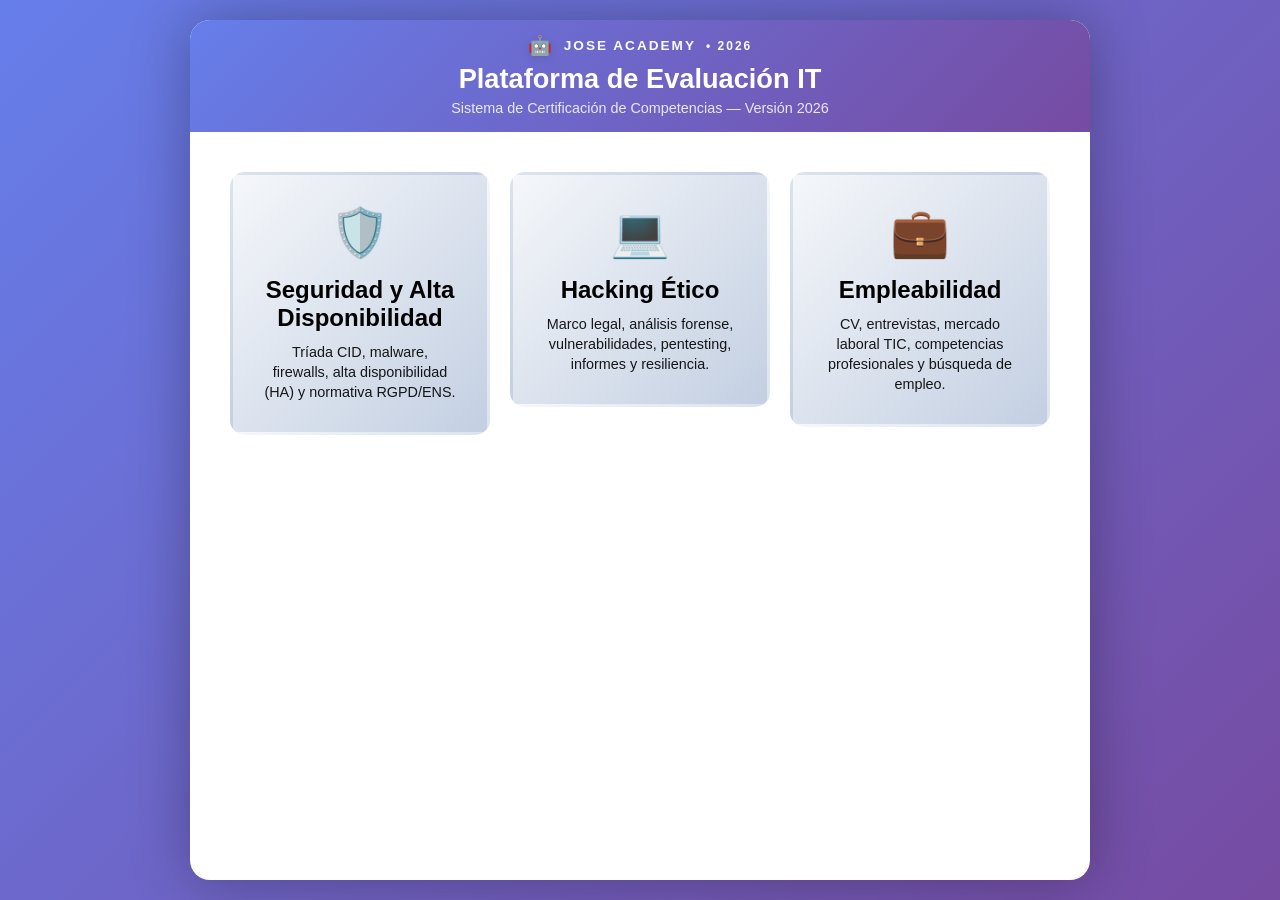
<file: index.html>
<!DOCTYPE html>
<html lang="es">

<head>
    <meta charset="UTF-8">
    <meta name="viewport" content="width=device-width, initial-scale=1.0">
    <title>Selección de Módulos - Tests de TI</title>
    <link rel="stylesheet" href="css/styles.css">
</head>

<body>

    <div class="container" style="display: flex; flex-direction: column;">

        <div class="header">
            <div class="brand-header">
                <span class="brand-robot">🤖</span>
                <span class="brand-name">Jose Academy</span>
                <span class="brand-year">• 2026</span>
            </div>
            <h1>Plataforma de Evaluación IT</h1>
            <p>Sistema de Certificación de Competencias — Versión 2026</p>
        </div>

        <div class="mode-selection">
            <div class="modes-grid">

                <a href="Seguridad.html" style="text-decoration: none; color: inherit;">
                    <div class="mode-card">
                        <div class="mode-icon">🛡️</div>
                        <div class="mode-title">Seguridad y Alta Disponibilidad</div>
                        <div class="mode-description">
                            Tríada CID, malware, firewalls, alta disponibilidad (HA) y normativa RGPD/ENS.
                        </div>
                    </div>
                </a>

                <a href="HackingEtico.html" style="text-decoration: none; color: inherit;">
                    <div class="mode-card">
                        <div class="mode-icon">💻</div>
                        <div class="mode-title">Hacking Ético</div>
                        <div class="mode-description">
                            Marco legal, análisis forense, vulnerabilidades, pentesting, informes y resiliencia.
                        </div>
                    </div>
                </a>

                <a href="Empleabilidad.html" style="text-decoration: none; color: inherit;">
                    <div class="mode-card">
                        <div class="mode-icon">💼</div>
                        <div class="mode-title">Empleabilidad</div>
                        <div class="mode-description">
                            CV, entrevistas, mercado laboral TIC, competencias profesionales y búsqueda de empleo.
                        </div>
                    </div>
                </a>

            </div>
        </div>
        
    </div>

</body>

</html>
</file>
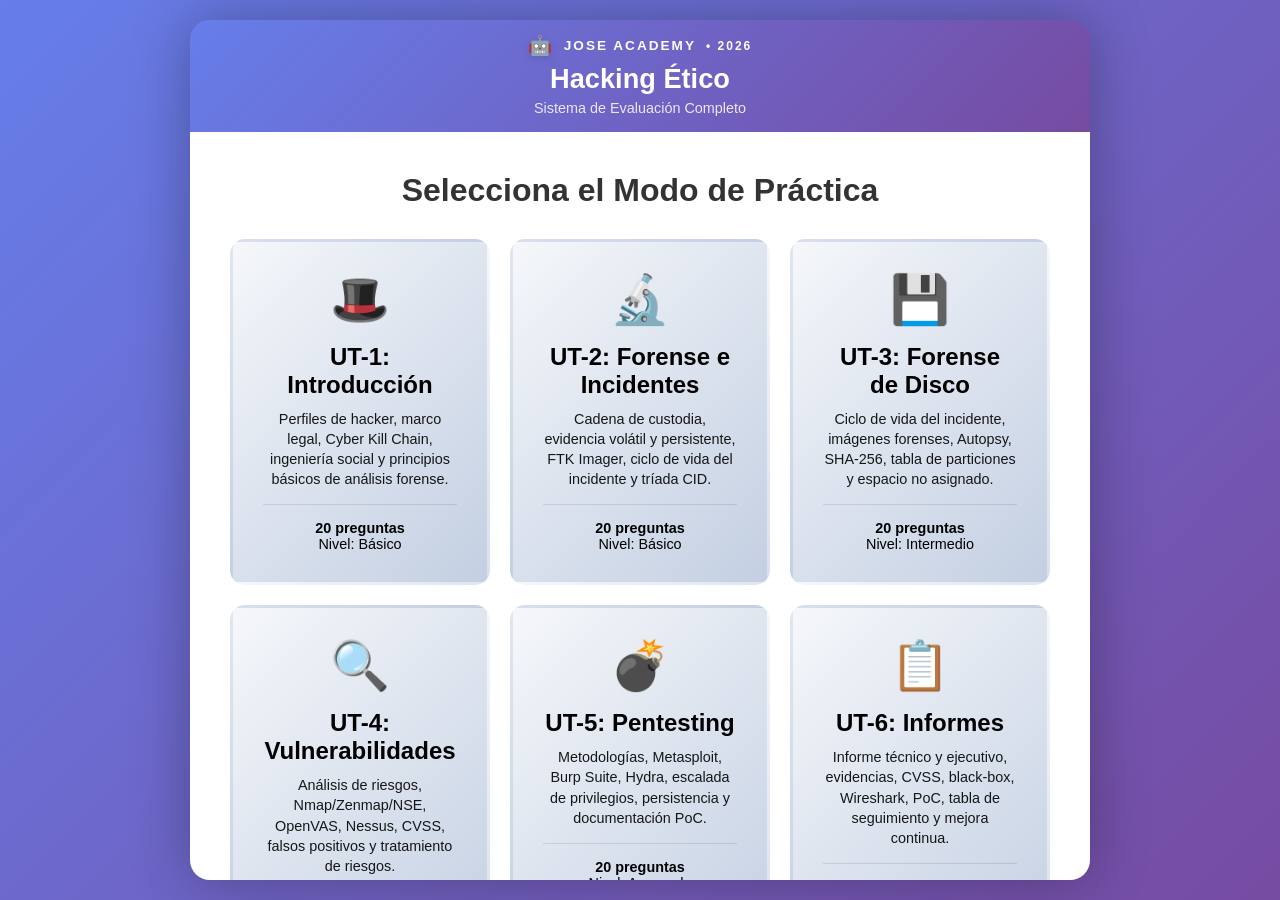
<file: HackingEtico.html>
<!DOCTYPE html>
<html lang="es">

<head>
    <meta charset="UTF-8">
    <meta name="viewport" content="width=device-width, initial-scale=1.0">
    <title>Test de Hacking Ético - Sistema de Evaluación Completo</title>
    <link rel="stylesheet" href="css/styles.css">
</head>

<body>
    <div class="back-to-menu hidden" id="backToMenu" onclick="returnToMenu()">
        <span style="font-size: 1.5em;">⬅️</span>
    </div>

    <div class="container">
        <div class="header">
            <div class="brand-header">
                <span class="brand-robot">🤖</span>
                <span class="brand-name">Jose Academy</span>
                <span class="brand-year">• 2026</span>
            </div>
            <h1>Hacking Ético</h1>
            <p>Sistema de Evaluación Completo</p>
            <div class="progress-container" style="display: none;" id="progressContainer">
                <div class="progress-bar" id="progressBar">0%</div>
            </div>
        </div>

        <div class="mode-selection" id="modeSelection">
            <h2>Selecciona el Modo de Práctica</h2>
            <div class="modes-grid" style="grid-template-columns: repeat(auto-fit, minmax(200px, 1fr));">

                <div class="mode-card" onclick="selectMode('ut1')" id="modeUT1">
                    <div class="mode-icon">🎩</div>
                    <div class="mode-title">UT-1: Introducción</div>
                    <div class="mode-description">
                        Perfiles de hacker, marco legal, Cyber Kill Chain, ingeniería social y principios básicos de análisis forense.
                    </div>
                    <div class="mode-stats">
                        <strong>20 preguntas</strong><br>
                        Nivel: Básico
                    </div>
                </div>

                <div class="mode-card" onclick="selectMode('ut2')" id="modeUT2">
                    <div class="mode-icon">🔬</div>
                    <div class="mode-title">UT-2: Forense e Incidentes</div>
                    <div class="mode-description">
                        Cadena de custodia, evidencia volátil y persistente, FTK Imager, ciclo de vida del incidente y tríada CID.
                    </div>
                    <div class="mode-stats">
                        <strong>20 preguntas</strong><br>
                        Nivel: Básico
                    </div>
                </div>

                <div class="mode-card" onclick="selectMode('ut3')" id="modeUT3">
                    <div class="mode-icon">💾</div>
                    <div class="mode-title">UT-3: Forense de Disco</div>
                    <div class="mode-description">
                        Ciclo de vida del incidente, imágenes forenses, Autopsy, SHA-256, tabla de particiones y espacio no asignado.
                    </div>
                    <div class="mode-stats">
                        <strong>20 preguntas</strong><br>
                        Nivel: Intermedio
                    </div>
                </div>

                <div class="mode-card" onclick="selectMode('ut4')" id="modeUT4">
                    <div class="mode-icon">🔍</div>
                    <div class="mode-title">UT-4: Vulnerabilidades</div>
                    <div class="mode-description">
                        Análisis de riesgos, Nmap/Zenmap/NSE, OpenVAS, Nessus, CVSS, falsos positivos y tratamiento de riesgos.
                    </div>
                    <div class="mode-stats">
                        <strong>20 preguntas</strong><br>
                        Nivel: Intermedio
                    </div>
                </div>

                <div class="mode-card" onclick="selectMode('ut5')" id="modeUT5">
                    <div class="mode-icon">💣</div>
                    <div class="mode-title">UT-5: Pentesting</div>
                    <div class="mode-description">
                        Metodologías, Metasploit, Burp Suite, Hydra, escalada de privilegios, persistencia y documentación PoC.
                    </div>
                    <div class="mode-stats">
                        <strong>20 preguntas</strong><br>
                        Nivel: Avanzado
                    </div>
                </div>

                <div class="mode-card" onclick="selectMode('ut6')" id="modeUT6">
                    <div class="mode-icon">📋</div>
                    <div class="mode-title">UT-6: Informes</div>
                    <div class="mode-description">
                        Informe técnico y ejecutivo, evidencias, CVSS, black-box, Wireshark, PoC, tabla de seguimiento y mejora continua.
                    </div>
                    <div class="mode-stats">
                        <strong>20 preguntas</strong><br>
                        Nivel: Avanzado
                    </div>
                </div>

                <div class="mode-card" onclick="selectMode('ut7')" id="modeUT7">
                    <div class="mode-icon">🛡️</div>
                    <div class="mode-title">UT-7: Resiliencia</div>
                    <div class="mode-description">
                        BCP, DRP, RPO, backups 3-2-1, Zero Trust, microsegmentación, DMZ, IDS/IPS, SIEM, SOAR y UEBA.
                    </div>
                    <div class="mode-stats">
                        <strong>20 preguntas</strong><br>
                        Nivel: Avanzado
                    </div>
                </div>

                <div class="mode-card" onclick="selectMode('general')" id="modeGeneral" style="grid-column: span 3;">
                    <div class="mode-icon">🎯</div>
                    <div class="mode-title">Examen General de Hacking Ético</div>
                    <div class="mode-description">
                        Evaluación completa con todas las preguntas de las siete unidades presentadas en orden aleatorio.
                    </div>
                    <div class="mode-stats">
                        <strong>140 preguntas aleatorias</strong><br>
                        Nivel: Completo
                    </div>
                </div>
            </div>
            <button class="btn btn-primary" id="startBtn" onclick="startQuiz()" disabled>Comenzar Test</button>
        </div>

        <div class="quiz-container" id="quizContainer">
            <div class="question" id="questionContainer">
            </div>
            <div class="feedback" id="feedback"></div>
            <div class="buttons">
                <button class="btn btn-secondary" id="prevBtn" onclick="previousQuestion()">Anterior</button>
                <button class="btn btn-primary" id="nextBtn" onclick="nextQuestion()">Siguiente</button>
            </div>
        </div>

        <div class="results-screen" id="resultsScreen" style="padding-bottom: 50px;">
            <h2 style="font-size: 2em; margin-bottom: 20px;">Reporte de Evaluación</h2>

            <div class="score-circle">
                <svg width="200" height="200">
                    <circle class="background" cx="100" cy="100" r="90"></circle>
                    <circle class="progress" id="scoreProgress" cx="100" cy="100" r="90" stroke-dasharray="565"
                        stroke-dashoffset="565"></circle>
                </svg>
                <div class="score-text" id="scoreText">0%</div>
            </div>

            <div class="stats" style="margin-bottom: 40px;">
                <div class="stat">
                    <div class="stat-value" id="correctCount">0</div>
                    <div class="stat-label">Correctas</div>
                </div>
                <div class="stat">
                    <div class="stat-value" id="incorrectCount">0</div>
                    <div class="stat-label">Incorrectas</div>
                </div>
                <div class="stat">
                    <div class="stat-value" id="totalQuestions">0</div>
                    <div class="stat-label">Total</div>
                </div>
            </div>

            <div id="resultsTableContainer"></div>

            <div class="buttons" style="margin-top: 40px; padding: 0 20px;">
                <button class="btn btn-secondary" onclick="returnToMenu()">Volver al Menú</button>
                <button class="btn btn-primary" onclick="restartSameMode()">Reintentar Test</button>
            </div>
        </div>

    </div>

    <script src="js/preguntasHackingEtico.js"></script>
    <script src="js/logics.js"></script>
</body>

</html>
</file>
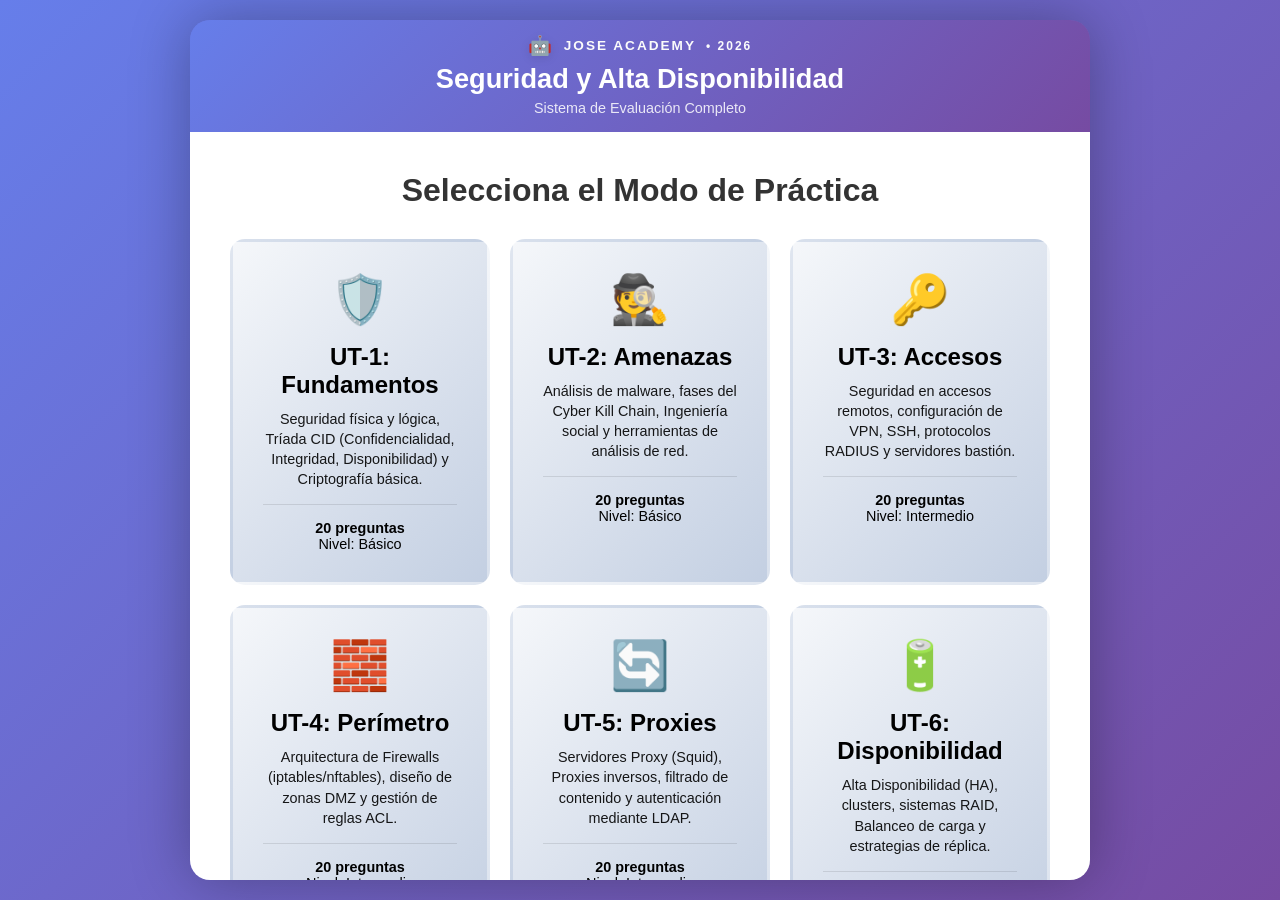
<file: Seguridad.html>
<!DOCTYPE html>
<html lang="es">

<head>
    <meta charset="UTF-8">
    <meta name="viewport" content="width=device-width, initial-scale=1.0">
    <title>Test de Seguridad y Alta Disponibilidad - Sistema de Evaluación Completo</title>
    <link rel="stylesheet" href="css/styles.css">
</head>

<body>
    <div class="back-to-menu hidden" id="backToMenu" onclick="returnToMenu()">
        <span style="font-size: 1.5em;">⬅️</span>
    </div>

    <div class="container">
        <div class="header">
            <div class="brand-header">
                <span class="brand-robot">🤖</span>
                <span class="brand-name">Jose Academy</span>
                <span class="brand-year">• 2026</span>
            </div>
            <h1>Seguridad y Alta Disponibilidad</h1>
            <p>Sistema de Evaluación Completo</p>
            <div class="progress-container" style="display: none;" id="progressContainer">
                <div class="progress-bar" id="progressBar">0%</div>
            </div>
        </div>

        <div class="mode-selection" id="modeSelection">
            <h2>Selecciona el Modo de Práctica</h2>
            <div class="modes-grid" style="grid-template-columns: repeat(auto-fit, minmax(200px, 1fr));">

                <div class="mode-card" onclick="selectMode('ut1')" id="modeUT1">
                    <div class="mode-icon">🛡️</div>
                    <div class="mode-title">UT-1: Fundamentos</div>
                    <div class="mode-description">
                        Seguridad física y lógica, Tríada CID (Confidencialidad, Integridad, Disponibilidad) y
                        Criptografía básica.
                    </div>
                    <div class="mode-stats">
                        <strong>20 preguntas</strong><br>
                        Nivel: Básico
                    </div>
                </div>

                <div class="mode-card" onclick="selectMode('ut2')" id="modeUT2">
                    <div class="mode-icon">🕵️</div>
                    <div class="mode-title">UT-2: Amenazas</div>
                    <div class="mode-description">
                        Análisis de malware, fases del Cyber Kill Chain, Ingeniería social y herramientas de análisis de
                        red.
                    </div>
                    <div class="mode-stats">
                        <strong>20 preguntas</strong><br>
                        Nivel: Básico
                    </div>
                </div>

                <div class="mode-card" onclick="selectMode('ut3')" id="modeUT3">
                    <div class="mode-icon">🔑</div>
                    <div class="mode-title">UT-3: Accesos</div>
                    <div class="mode-description">
                        Seguridad en accesos remotos, configuración de VPN, SSH, protocolos RADIUS y servidores bastión.
                    </div>
                    <div class="mode-stats">
                        <strong>20 preguntas</strong><br>
                        Nivel: Intermedio
                    </div>
                </div>

                <div class="mode-card" onclick="selectMode('ut4')" id="modeUT4">
                    <div class="mode-icon">🧱</div>
                    <div class="mode-title">UT-4: Perímetro</div>
                    <div class="mode-description">
                        Arquitectura de Firewalls (iptables/nftables), diseño de zonas DMZ y gestión de reglas ACL.
                    </div>
                    <div class="mode-stats">
                        <strong>20 preguntas</strong><br>
                        Nivel: Intermedio
                    </div>
                </div>

                <div class="mode-card" onclick="selectMode('ut5')" id="modeUT5">
                    <div class="mode-icon">🔄</div>
                    <div class="mode-title">UT-5: Proxies</div>
                    <div class="mode-description">
                        Servidores Proxy (Squid), Proxies inversos, filtrado de contenido y autenticación mediante LDAP.
                    </div>
                    <div class="mode-stats">
                        <strong>20 preguntas</strong><br>
                        Nivel: Intermedio
                    </div>
                </div>

                <div class="mode-card" onclick="selectMode('ut6')" id="modeUT6">
                    <div class="mode-icon">🔋</div>
                    <div class="mode-title">UT-6: Disponibilidad</div>
                    <div class="mode-description">
                        Alta Disponibilidad (HA), clusters, sistemas RAID, Balanceo de carga y estrategias de réplica.
                    </div>
                    <div class="mode-stats">
                        <strong>20 preguntas</strong><br>
                        Nivel: Avanzado
                    </div>
                </div>

                <div class="mode-card" onclick="selectMode('ut7')" id="modeUT7">
                    <div class="mode-icon">⚖️</div>
                    <div class="mode-title">UT-7: Normativa</div>
                    <div class="mode-description">
                        Cumplimiento legal: RGPD, LOPDGDD, Esquema Nacional de Seguridad (ENS) y auditorías.
                    </div>
                    <div class="mode-stats">
                        <strong>20 preguntas</strong><br>
                        Nivel: Avanzado
                    </div>
                </div>

                <div class="mode-card" onclick="selectMode('general')" id="modeGeneral" style="grid-column: span 3;">
                    <div class="mode-icon">🎯</div>
                    <div class="mode-title">Examen General de Seguridad</div>
                    <div class="mode-description">
                        Evaluación completa con todas las preguntas de las siete unidades presentadas en orden
                        aleatorio.
                    </div>
                    <div class="mode-stats">
                        <strong>140 preguntas aleatorias</strong><br>
                        Nivel: Completo
                    </div>
                </div>
            </div>
            <button class="btn btn-primary" id="startBtn" onclick="startQuiz()" disabled>Comenzar Test</button>
        </div>

        <div class="quiz-container" id="quizContainer">
            <div class="question" id="questionContainer">
            </div>
            <div class="feedback" id="feedback"></div>
            <div class="buttons">
                <button class="btn btn-secondary" id="prevBtn" onclick="previousQuestion()">Anterior</button>
                <button class="btn btn-primary" id="nextBtn" onclick="nextQuestion()">Siguiente</button>
            </div>
        </div>

        <div class="results-screen" id="resultsScreen" style="padding-bottom: 50px;">
            <h2 style="font-size: 2em; margin-bottom: 20px;">Reporte de Evaluación</h2>

            <div class="score-circle">
                <svg width="200" height="200">
                    <circle class="background" cx="100" cy="100" r="90"></circle>
                    <circle class="progress" id="scoreProgress" cx="100" cy="100" r="90" stroke-dasharray="565"
                        stroke-dashoffset="565"></circle>
                </svg>
                <div class="score-text" id="scoreText">0%</div>
            </div>

            <div class="stats" style="margin-bottom: 40px;">
                <div class="stat">
                    <div class="stat-value" id="correctCount">0</div>
                    <div class="stat-label">Correctas</div>
                </div>
                <div class="stat">
                    <div class="stat-value" id="incorrectCount">0</div>
                    <div class="stat-label">Incorrectas</div>
                </div>
                <div class="stat">
                    <div class="stat-value" id="totalQuestions">0</div>
                    <div class="stat-label">Total</div>
                </div>
            </div>

            <div id="resultsTableContainer"></div>

            <div class="buttons" style="margin-top: 40px; padding: 0 20px;">
                <button class="btn btn-secondary" onclick="returnToMenu()">Volver al Menú</button>
                <button class="btn btn-primary" onclick="restartSameMode()">Reintentar Test</button>
            </div>
        </div>
        
    </div>

    <script src="js/preguntasRedes.js"></script>
    <script src="js/logics.js"></script>
</body>

</html>
</file>
<file: css/styles.css>
* {
    margin: 0;
    padding: 0;
    box-sizing: border-box;
    -webkit-tap-highlight-color: transparent;
}

body {
    font-family: 'Segoe UI', Tahoma, Geneva, Verdana, sans-serif;
    background: linear-gradient(135deg, #667eea 0%, #764ba2 100%);
    min-height: 100vh;
    padding: 0;
    overflow-x: hidden;
    font-size: 16px;
}

/* Contenedor principal - Full-Screen en móviles */
.container {
    width: 100%;
    max-width: 100%;
    height: 100vh;
    margin: 0;
    background: white;
    border-radius: 0;
    box-shadow: none;
    overflow-y: auto;
    overflow-x: hidden;
    position: relative;
    -webkit-overflow-scrolling: touch;
}

@media (min-width: 768px) {
    body {
        display: flex;
        justify-content: center;
        align-items: center;
        padding: 0;
    }

    .container {
        max-width: 900px;
        height: 100vh;
        border-radius: 0;
        box-shadow: 0 0 60px rgba(0,0,0,0.3);
    }
}

@media (min-width: 1024px) {
    body {
        padding: 20px;
    }

    .container {
        height: calc(100vh - 40px);
        border-radius: 20px;
    }
}

/* ==========================================
   CABECERA — Compactada
   ========================================== */
.header {
    background: linear-gradient(135deg, #667eea 0%, #764ba2 100%);
    color: white;
    padding: 10px 15px 12px;   /* antes 20px 15px */
    text-align: center;
    position: sticky;
    top: 0;
    z-index: 10;
}

@media (min-width: 768px) {
    .header {
        padding: 14px 30px 16px;   /* antes 30px */
        position: relative;
    }
}

.header h1 {
    font-size: 1.2em;          /* antes 1.5em */
    margin-bottom: 2px;        /* antes 8px */
    line-height: 1.2;
}

@media (min-width: 480px) {
    .header h1 {
        font-size: 1.5em;       /* antes 2em */
    }
}

@media (min-width: 768px) {
    .header h1 {
        font-size: 1.7em;       /* antes 2.5em */
        margin-bottom: 4px;
    }
}

.header p {
    font-size: 0.8em;          /* antes 0.9em */
    opacity: 0.85;
    margin: 0;
}

@media (min-width: 768px) {
    .header p {
        font-size: 0.9em;       /* antes 1.1em */
    }
}

.progress-container {
    background: rgba(255,255,255,0.2);
    height: 16px;              /* antes 22px */
    border-radius: 12px;
    margin-top: 8px;           /* antes 12px */
    overflow: hidden;
}

@media (min-width: 768px) {
    .progress-container {
        height: 20px;          /* antes 30px */
        margin-top: 10px;      /* antes 20px */
    }
}

.progress-bar {
    background: white;
    height: 100%;
    border-radius: 12px;
    transition: width 0.3s ease;
    display: flex;
    align-items: center;
    justify-content: center;
    font-weight: bold;
    color: #667eea;
    font-size: 0.7em;
}

@media (min-width: 768px) {
    .progress-bar {
        font-size: 0.85em;
    }
}

/* --- Marca Jose Academy: más compacta --- */
.brand-header {
    display: flex;
    align-items: center;
    justify-content: center;
    gap: 8px;
    margin-bottom: 4px;        /* antes 15px */
    padding: 0;
    text-transform: uppercase;
    letter-spacing: 2px;
    animation: fadeInDown 0.8s ease-out;
}

.brand-robot {
    font-size: 1rem;           /* antes 1.4rem */
    filter: drop-shadow(0 2px 4px rgba(0,0,0,0.1));
}

.brand-name {
    font-weight: 800;
    color: #fbfbfb;
    font-size: 0.75rem;        /* antes 0.9rem */
}

.brand-year {
    color: #fafbfc;
    font-size: 0.7rem;         /* antes 0.8rem */
    font-weight: 600;
}

@media (min-width: 768px) {
    .brand-header { margin-bottom: 6px; gap: 10px; }
    .brand-robot { font-size: 1.2rem; }
    .brand-name  { font-size: 0.85rem; }
    .brand-year  { font-size: 0.75rem; }
}

@keyframes fadeInDown {
    from { opacity: 0; transform: translateY(-10px); }
    to   { opacity: 1; transform: translateY(0); }
}

/* ==========================================
   SELECCIÓN DE MODO
   ========================================== */
.mode-selection {
    padding: 20px 15px;
    text-align: center;
    min-height: calc(100vh - 90px);
}

@media (min-width: 768px) {
    .mode-selection {
        padding: 40px;
        min-height: auto;
    }
}

.mode-selection h2 {
    color: #333;
    margin-bottom: 20px;
    font-size: 1.4em;
}

@media (min-width: 480px) {
    .mode-selection h2 { font-size: 1.6em; }
}

@media (min-width: 768px) {
    .mode-selection h2 { margin-bottom: 30px; font-size: 2em; }
}

.modes-grid {
    display: grid;
    grid-template-columns: 1fr;
    gap: 12px;
    margin-bottom: 20px;
}

#modeGeneral { grid-column: span 1 !important; }

@media (min-width: 480px) {
    .modes-grid {
        grid-template-columns: repeat(auto-fit, minmax(180px, 1fr));
        gap: 15px;
    }
    #modeGeneral { grid-column: span 3 !important; }
}

@media (min-width: 768px) {
    .modes-grid {
        grid-template-columns: repeat(auto-fit, minmax(250px, 1fr));
        gap: 20px;
        margin-bottom: 30px;
    }
    #modeGeneral { grid-column: span 3 !important; }
}

.mode-card {
    background: linear-gradient(135deg, #f5f7fa 0%, #c3cfe2 100%);
    border-radius: 12px;
    padding: 15px;
    cursor: pointer;
    transition: all 0.3s ease;
    border: 3px solid transparent;
    touch-action: manipulation;
}

@media (min-width: 480px) {
    .mode-card { padding: 20px; }
}

@media (min-width: 768px) {
    .mode-card { border-radius: 15px; padding: 30px; }
    .mode-card:hover {
        transform: translateY(-5px);
        box-shadow: 0 10px 30px rgba(0,0,0,0.2);
        border-color: #667eea;
    }
}

.mode-card:active { transform: scale(0.98); }

.mode-card.selected {
    background: linear-gradient(135deg, #667eea 0%, #764ba2 100%);
    color: white;
    border-color: #764ba2;
}

.mode-icon { font-size: 2em; margin-bottom: 8px; }
@media (min-width: 480px) { .mode-icon { font-size: 2.5em; margin-bottom: 12px; } }
@media (min-width: 768px) { .mode-icon { font-size: 3em;  margin-bottom: 15px; } }

.mode-title { font-size: 1.1em; font-weight: bold; margin-bottom: 6px; }
@media (min-width: 480px) { .mode-title { font-size: 1.3em; margin-bottom: 8px; } }
@media (min-width: 768px) { .mode-title { font-size: 1.5em; margin-bottom: 10px; } }

.mode-description { font-size: 0.8em; line-height: 1.3; opacity: 0.9; }
@media (min-width: 480px) { .mode-description { font-size: 0.85em; line-height: 1.4; } }
@media (min-width: 768px) { .mode-description { font-size: 0.9em; } }

.mode-stats {
    margin-top: 10px;
    padding-top: 10px;
    border-top: 1px solid rgba(0,0,0,0.1);
    font-size: 0.75em;
}
@media (min-width: 480px) { .mode-stats { margin-top: 12px; padding-top: 12px; font-size: 0.8em; } }
@media (min-width: 768px) { .mode-stats { margin-top: 15px; padding-top: 15px; font-size: 0.9em; } }

.mode-card.selected .mode-stats { border-top-color: rgba(255,255,255,0.3); }

/* ==========================================
   CONTENEDOR DEL QUIZ
   ========================================== */
.quiz-container {
    padding: 20px 15px;
    display: none;
    min-height: calc(100vh - 90px);
}

@media (min-width: 768px) {
    .quiz-container { padding: 40px; min-height: auto; }
}

.quiz-container.active {
    display: block;
    animation: slideIn 0.5s ease;
}

@keyframes slideIn {
    from { opacity: 0; transform: translateX(30px); }
    to   { opacity: 1; transform: translateX(0); }
}

.question { margin-bottom: 15px; }
@media (min-width: 768px) { .question { margin-bottom: 30px; } }

.question-header {
    display: flex;
    justify-content: space-between;
    align-items: center;
    margin-bottom: 12px;
    flex-wrap: wrap;
    gap: 8px;
}
@media (min-width: 768px) { .question-header { margin-bottom: 15px; gap: 10px; } }

.question-number {
    background: #667eea;
    color: white;
    display: inline-block;
    padding: 4px 10px;
    border-radius: 20px;
    font-weight: bold;
    font-size: 0.8em;
}
@media (min-width: 480px) { .question-number { padding: 5px 12px; font-size: 0.85em; } }
@media (min-width: 768px) { .question-number { padding: 5px 15px; font-size: 1em; } }

.question-topic {
    background: #28a745;
    color: white;
    padding: 4px 10px;
    border-radius: 20px;
    font-size: 0.75em;
}
@media (min-width: 480px) { .question-topic { padding: 5px 12px; font-size: 0.8em; } }
@media (min-width: 768px) { .question-topic { padding: 5px 15px; font-size: 0.9em; } }

.question h2 {
    color: #333;
    margin-bottom: 15px;
    font-size: 1em;
    line-height: 1.4;
}
@media (min-width: 480px) { .question h2 { font-size: 1.1em; } }
@media (min-width: 768px) { .question h2 { margin-bottom: 20px; font-size: 1.3em; line-height: 1.5; } }

/* ==========================================
   OPCIONES
   ========================================== */
.options { display: flex; flex-direction: column; gap: 10px; }
@media (min-width: 768px) { .options { gap: 15px; } }

.option {
    background: #f8f9fa;
    border: 2px solid #e9ecef;
    border-radius: 10px;
    padding: 12px;
    cursor: pointer;
    transition: all 0.3s ease;
    display: flex;
    align-items: center;
    touch-action: manipulation;
    font-size: 0.9em;
    min-height: 50px;
}
@media (min-width: 480px) { .option { padding: 12px 15px; font-size: 0.95em; } }
@media (min-width: 768px) {
    .option { padding: 15px 20px; font-size: 1em; min-height: auto; }
    .option:hover:not(.correct):not(.incorrect):not(.disabled) {
        background: #e9ecef;
        transform: translateX(5px);
    }
}

.option:active { transform: scale(0.98); }

.option.selected {
    background: #667eea;
    color: white;
    border-color: #667eea;
}

.option.correct {
    background: #28a745;
    color: white;
    border-color: #28a745;
    animation: correctPulse 0.5s ease;
}

.option.incorrect {
    background: #dc3545;
    color: white;
    border-color: #dc3545;
    animation: shake 0.5s ease;
}

.option.disabled { cursor: not-allowed; opacity: 0.7; }

@keyframes correctPulse {
    0%   { transform: scale(1); }
    50%  { transform: scale(1.05); }
    100% { transform: scale(1); }
}

@keyframes shake {
    0%, 100%              { transform: translateX(0); }
    10%, 30%, 50%, 70%, 90% { transform: translateX(-5px); }
    20%, 40%, 60%, 80%      { transform: translateX(5px); }
}

.option-letter {
    background: white;
    color: #667eea;
    width: 28px;
    height: 28px;
    border-radius: 50%;
    display: flex;
    align-items: center;
    justify-content: center;
    font-weight: bold;
    margin-right: 10px;
    font-size: 0.9em;
    flex-shrink: 0;
}
@media (min-width: 480px) { .option-letter { width: 28px; height: 28px; margin-right: 12px; font-size: 0.9em; } }
@media (min-width: 768px) { .option-letter { width: 30px; height: 30px; margin-right: 15px; font-size: 1em; } }

.option.selected .option-letter,
.option.correct .option-letter,
.option.incorrect .option-letter {
    background: rgba(255,255,255,0.3);
    color: white;
}

/* ==========================================
   BOTONES NAVEGACIÓN
   ========================================== */
.buttons {
    display: flex;
    justify-content: space-between;
    margin-top: 20px;
    gap: 10px;
}
@media (min-width: 768px) { .buttons { margin-top: 30px; gap: 15px; } }

.btn {
    padding: 12px 15px;
    border: none;
    border-radius: 25px;
    font-size: 0.9em;
    font-weight: bold;
    cursor: pointer;
    transition: all 0.3s ease;
    text-transform: uppercase;
    touch-action: manipulation;
    flex: 1;
    min-height: 48px;
}
@media (min-width: 480px) { .btn { padding: 11px 25px; font-size: 0.9em; } }
@media (min-width: 768px) {
    .btn { padding: 12px 30px; font-size: 1em; flex: initial; min-width: 120px; min-height: auto; }
}

.btn:active { transform: scale(0.95); }

.btn-primary { background: #667eea; color: white; }
@media (min-width: 768px) {
    .btn-primary:hover:not(:disabled) {
        background: #5a67d8;
        transform: translateY(-2px);
        box-shadow: 0 5px 15px rgba(102, 126, 234, 0.4);
    }
}

.btn-secondary { background: #6c757d; color: white; }
@media (min-width: 768px) {
    .btn-secondary:hover:not(:disabled) { background: #5a6268; }
}

.btn:disabled { opacity: 0.5; cursor: not-allowed; }

/* ==========================================
   FEEDBACK — Espacio reservado, SIN salto
   ==========================================
   En vez de display:none -> display:block (que mete un bloque nuevo
   y desplaza la pantalla), reservamos el alto desde el principio y
   solo cambiamos opacity + visibility. El contenido entra/sale en
   el mismo sitio sin empujar nada.
*/
.feedback {
    background: #fff3cd;
    border: 1px solid #ffc107;
    border-radius: 10px;
    padding: 12px;
    margin-top: 15px;
    font-size: 0.85em;
    line-height: 1.45;

    /* CLAVE: el hueco existe siempre */
    min-height: 95px;
    opacity: 0;
    visibility: hidden;
    transition: opacity 0.25s ease, background-color 0.25s ease, border-color 0.25s ease;
}

@media (min-width: 480px) {
    .feedback { padding: 13px; font-size: 0.9em; min-height: 100px; }
}

@media (min-width: 768px) {
    .feedback { padding: 15px; margin-top: 20px; font-size: 1em; min-height: 90px; }
}

.feedback.show {
    opacity: 1;
    visibility: visible;
}

.feedback.correct  { background: #d4edda; border-color: #28a745; }
.feedback.incorrect { background: #f8d7da; border-color: #dc3545; }

/* ==========================================
   PANTALLA DE RESULTADOS
   ========================================== */
.results-screen {
    padding: 20px 15px;
    display: none;
    text-align: center;
    min-height: calc(100vh - 90px);
}

@media (min-width: 768px) {
    .results-screen { padding: 40px; min-height: auto; }
}

.results-screen h2 { font-size: 1.8em; }

.score-circle {
    width: 120px;
    height: 120px;
    margin: 15px auto;
    position: relative;
}
@media (min-width: 480px) { .score-circle { width: 150px; height: 150px; margin: 20px auto; } }
@media (min-width: 768px) { .score-circle { width: 200px; height: 200px; margin: 30px auto; } }

.score-circle svg { transform: rotate(-90deg); }

.score-circle .background { fill: none; stroke: #e9ecef; stroke-width: 6; }
@media (min-width: 480px) { .score-circle .background { stroke-width: 8; } }
@media (min-width: 768px) { .score-circle .background { stroke-width: 10; } }

.score-circle .progress {
    fill: none;
    stroke: #667eea;
    stroke-width: 6;
    stroke-linecap: round;
    transition: stroke-dashoffset 1s ease;
}
@media (min-width: 480px) { .score-circle .progress { stroke-width: 8; } }
@media (min-width: 768px) { .score-circle .progress { stroke-width: 10; } }

.score-text {
    position: absolute;
    top: 50%;
    left: 50%;
    transform: translate(-50%, -50%);
    font-size: 1.8em;
    font-weight: bold;
    color: #667eea;
}
@media (min-width: 480px) { .score-text { font-size: 2.2em; } }
@media (min-width: 768px) { .score-text { font-size: 3em; } }

.results-details {
    background: #f8f9fa;
    border-radius: 12px;
    padding: 12px;
    margin: 15px 0;
    max-height: 250px;
    overflow-y: auto;
}
@media (min-width: 480px) { .results-details { padding: 15px; max-height: 300px; } }
@media (min-width: 768px) { .results-details { border-radius: 15px; padding: 20px; margin: 30px 0; max-height: 400px; } }

.results-details h3 { color: #333; margin-bottom: 12px; font-size: 1.1em; }
@media (min-width: 768px) { .results-details h3 { margin-bottom: 15px; font-size: 1.3em; } }

.result-item {
    display: flex;
    align-items: center;
    justify-content: space-between;
    padding: 8px;
    margin: 4px 0;
    background: white;
    border-radius: 8px;
    font-size: 0.85em;
}
@media (min-width: 480px) { .result-item { padding: 9px; font-size: 0.9em; } }
@media (min-width: 768px) { .result-item { padding: 10px; margin: 5px 0; border-radius: 10px; font-size: 1em; } }

.result-item.correct   { border-left: 4px solid #28a745; }
.result-item.incorrect { border-left: 4px solid #dc3545; }

/* ==========================================
   STATS
   ========================================== */
.stats {
    display: flex;
    justify-content: space-around;
    margin: 15px 0;
    flex-wrap: wrap;
    gap: 10px;
}
@media (min-width: 768px) { .stats { margin: 20px 0; gap: 0; } }

.stat { text-align: center; flex: 1 1 30%; min-width: 70px; }

.stat-value { font-size: 1.3em; font-weight: bold; color: #667eea; }
@media (min-width: 480px) { .stat-value { font-size: 1.6em; } }
@media (min-width: 768px) { .stat-value { font-size: 2em; } }

.stat-label { color: #666; margin-top: 3px; font-size: 0.8em; }
@media (min-width: 480px) { .stat-label { font-size: 0.85em; } }
@media (min-width: 768px) { .stat-label { margin-top: 5px; font-size: 1em; } }

.topic-stats {
    background: #f8f9fa;
    border-radius: 12px;
    padding: 12px;
    margin: 15px 0;
}
@media (min-width: 480px) { .topic-stats { padding: 15px; } }
@media (min-width: 768px) { .topic-stats { border-radius: 15px; padding: 20px; margin: 20px 0; } }

.topic-stat {
    display: flex;
    justify-content: space-between;
    padding: 8px;
    margin: 4px 0;
    background: white;
    border-radius: 8px;
    font-size: 0.85em;
}
@media (min-width: 480px) { .topic-stat { padding: 9px; font-size: 0.9em; } }
@media (min-width: 768px) { .topic-stat { padding: 10px; margin: 5px 0; border-radius: 10px; font-size: 1em; } }

/* ==========================================
   BOTÓN VOLVER AL MENÚ
   ========================================== */
.back-to-menu {
    position: fixed;
    top: 10px;
    left: 10px;
    background: rgba(255,255,255,0.95);
    border-radius: 50%;
    width: 40px;
    height: 40px;
    display: flex;
    align-items: center;
    justify-content: center;
    cursor: pointer;
    box-shadow: 0 2px 10px rgba(0,0,0,0.2);
    transition: all 0.3s ease;
    z-index: 100;
    touch-action: manipulation;
}
@media (min-width: 480px) { .back-to-menu { width: 40px; height: 40px; top: 15px; left: 15px; } }
@media (min-width: 768px) {
    .back-to-menu { width: 50px; height: 50px; top: 20px; left: 20px; }
    .back-to-menu:hover { transform: scale(1.1); background: white; }
}

.back-to-menu:active { transform: scale(0.95); }
.back-to-menu.hidden { display: none; }

/* ==========================================
   CONTROL BUTTONS
   ========================================== */
.control-buttons { display: flex; flex-direction: column; gap: 10px; margin-top: 20px; }
@media (min-width: 480px) { .control-buttons { flex-direction: row; justify-content: center; flex-wrap: wrap; } }
@media (min-width: 768px) { .control-buttons { gap: 15px; margin-top: 30px; } }

.control-btn {
    padding: 12px 20px;
    font-size: 0.9em;
    font-weight: bold;
    border: none;
    border-radius: 10px;
    cursor: pointer;
    transition: all 0.3s ease;
    background: linear-gradient(135deg, #667eea 0%, #764ba2 100%);
    color: white;
    box-shadow: 0 4px 15px rgba(0,0,0,0.2);
    touch-action: manipulation;
    width: 100%;
    min-height: 48px;
}
@media (min-width: 480px) {
    .control-btn { width: auto; min-width: 130px; flex: 1; max-width: 200px; }
}
@media (min-width: 768px) {
    .control-btn { padding: 15px 40px; font-size: 1.1em; min-width: 160px; max-width: none; }
    .control-btn:hover:not(:disabled) {
        transform: translateY(-3px);
        box-shadow: 0 8px 25px rgba(0,0,0,0.3);
    }
}

.control-btn:active { transform: scale(0.95); }
.control-btn:disabled { opacity: 0.6; cursor: not-allowed; }

/* ==========================================
   SCROLLBAR
   ========================================== */
::-webkit-scrollbar { width: 5px; height: 5px; }
::-webkit-scrollbar-track { background: #f1f1f1; border-radius: 10px; }
::-webkit-scrollbar-thumb { background: #888; border-radius: 10px; }
::-webkit-scrollbar-thumb:hover { background: #555; }

/* ==========================================
   PANTALLAS MUY PEQUEÑAS (< 360px)
   ========================================== */
@media (max-width: 360px) {
    .header h1 { font-size: 1.05em; }
    .header p  { font-size: 0.75em; }
    .mode-title { font-size: 1em; }
    .mode-description { font-size: 0.75em; }
    .question h2 { font-size: 0.95em; }
    .option { font-size: 0.85em; padding: 8px 10px; min-height: 44px; }
    .btn { font-size: 0.8em; padding: 8px 15px; min-height: 44px; }
    .back-to-menu { width: 36px; height: 36px; }
    .feedback { min-height: 105px; }  /* texto más largo cabe en menos ancho */
}

/* Prevenir zoom en inputs en iOS */
input, select, textarea { font-size: 16px; }

/* ==========================================
   CERT FOOTER (resultados)
   ========================================== */
.cert-footer {
    margin-top: 40px;
    padding: 25px;
    border-top: 2px solid #e2e8f0;
    text-align: center;
}

.cert-stamp {
    font-weight: bold;
    color: #4a5568;
    font-size: 1rem;
    display: block;
    margin-bottom: 5px;
}

.cert-date {
    color: #718096;
    font-size: 0.85rem;
}
</file>
